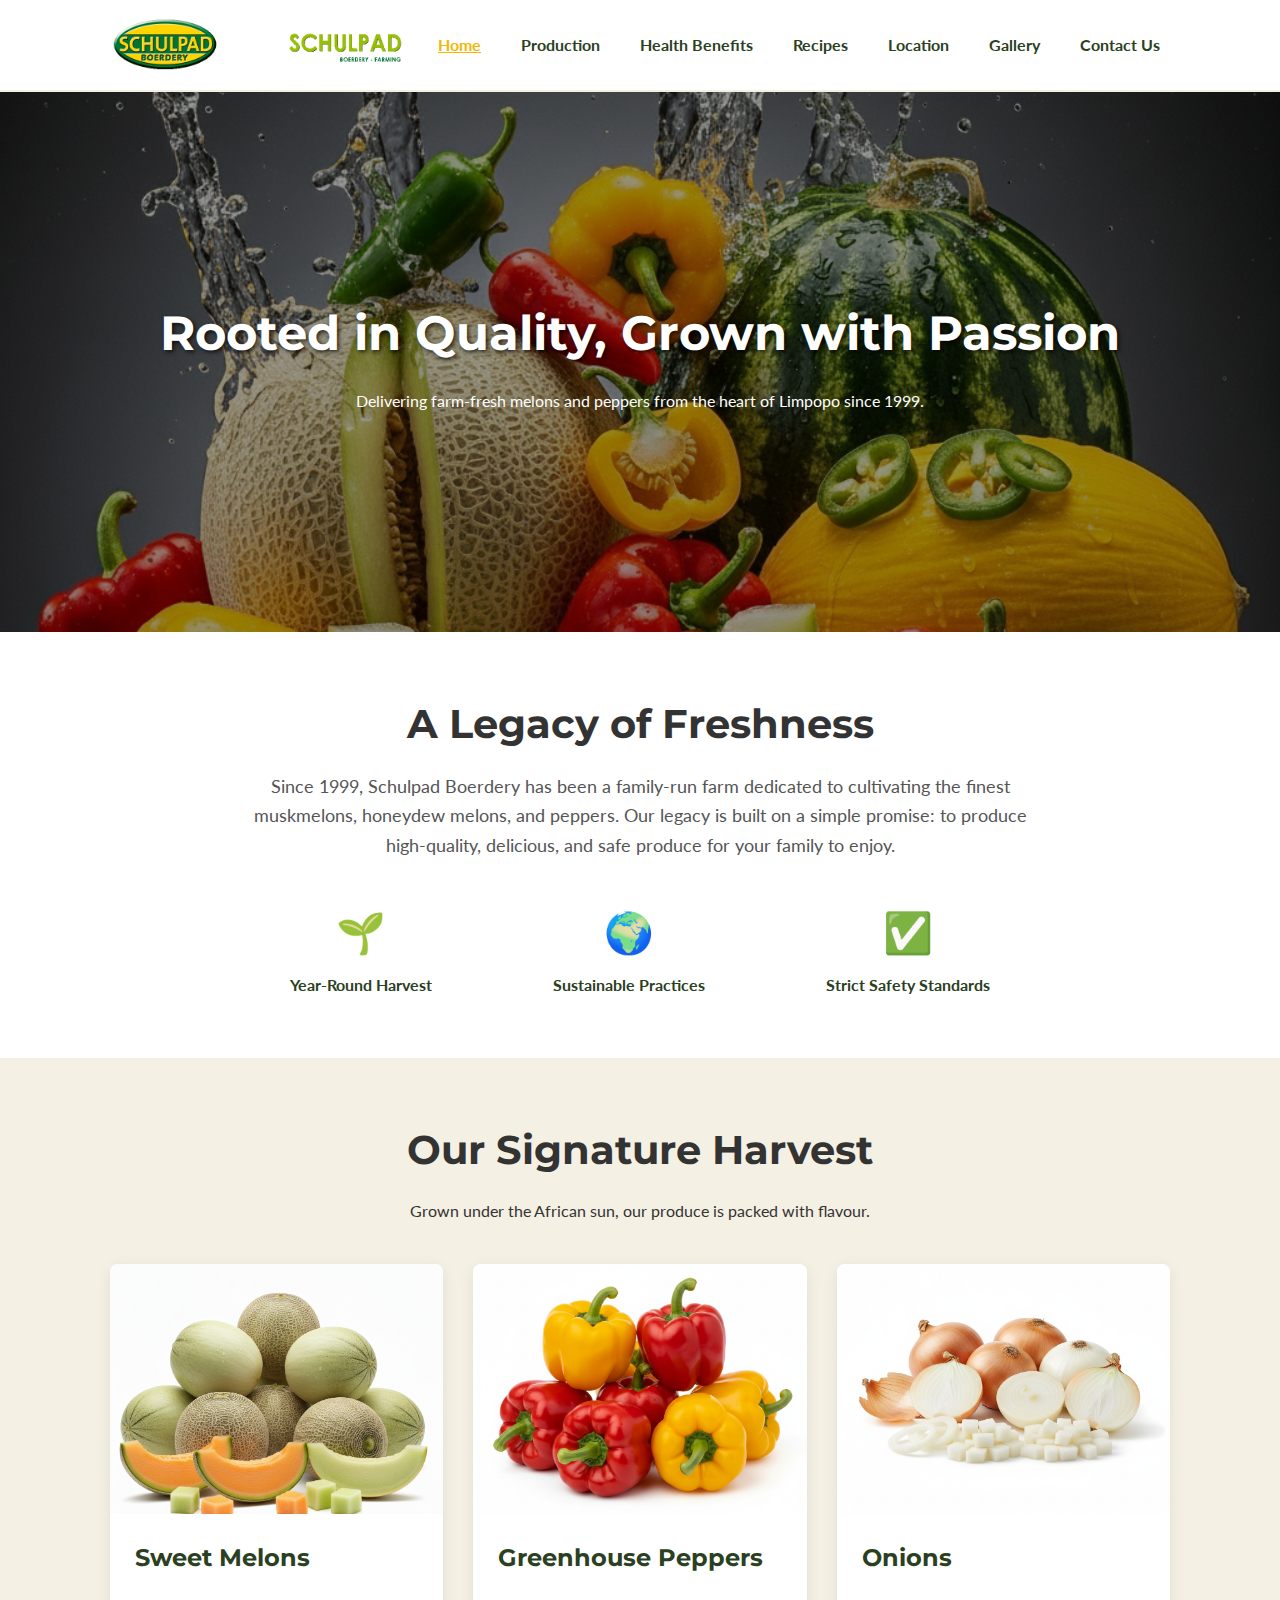
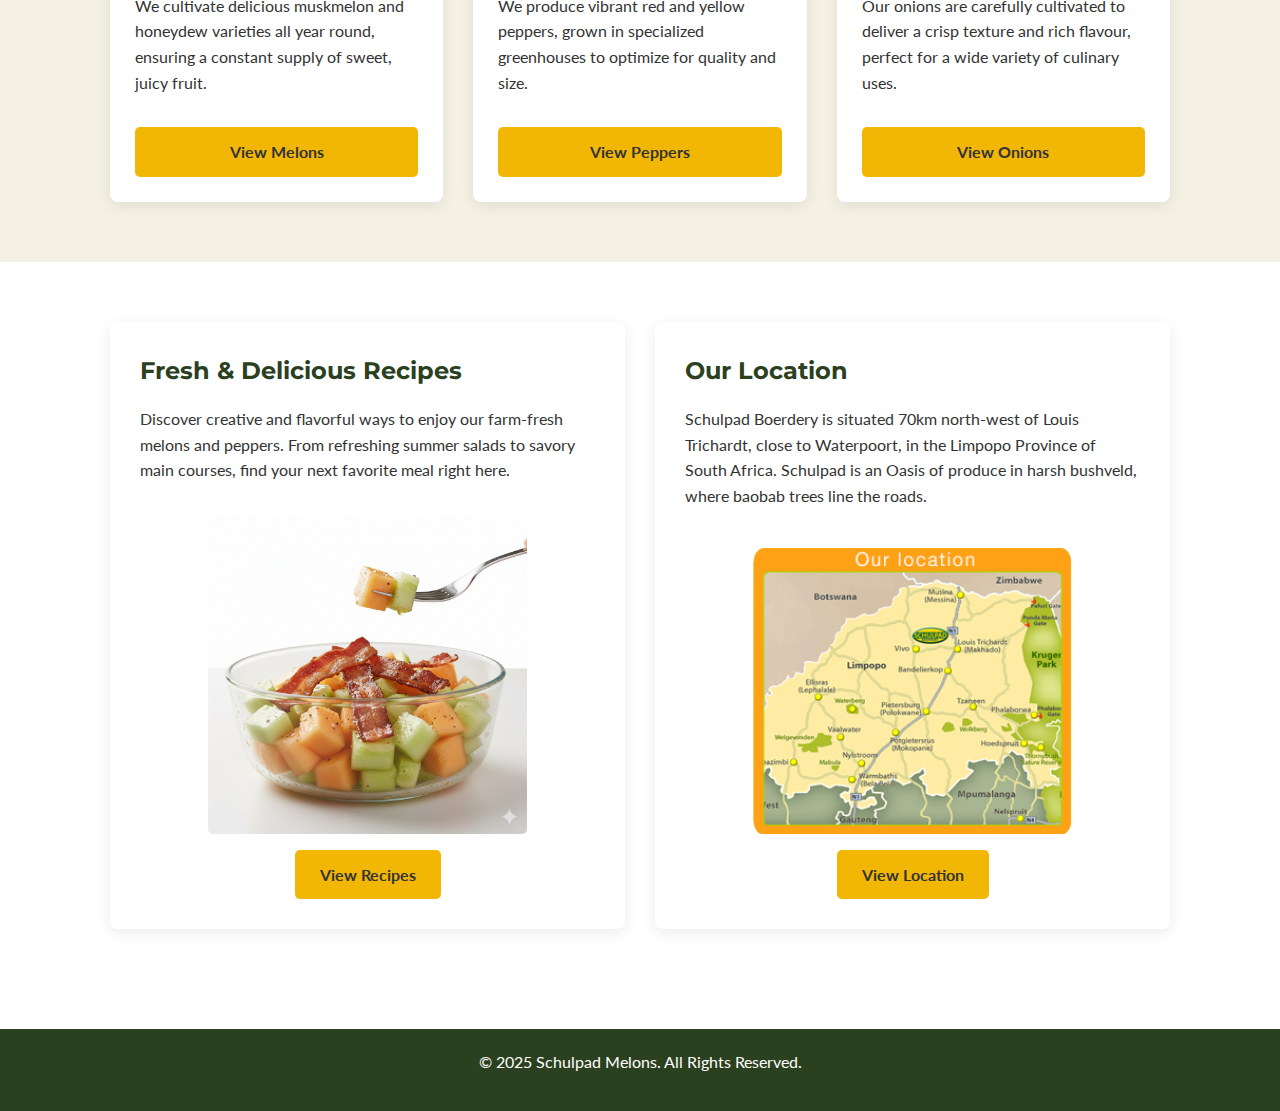
<file: index.html>
<!DOCTYPE html>
<html lang="en">
<head>
    <meta charset="UTF-8">
    <meta name="viewport" content="width=device-width, initial-scale=1.0">
    <title>Schulpad Melons | Fresh Produce Since 1999</title>

    <link rel="preconnect" href="https://fonts.googleapis.com">
    <link rel="preconnect" href="https://fonts.gstatic.com" crossorigin>
    <link href="https://fonts.googleapis.com/css2?family=Lato:wght@400;700&family=Montserrat:wght@700&display=swap" rel="stylesheet">

    <link rel="stylesheet" href="css/styles.css">
    <link rel="icon" href="images/favicon.png" type="image/x-icon">
</head>
<body>

    <header class="navbar">
        <div class="container">
            <a href="index.html" class="logo">
                <img src="images/logo.gif" alt="Schulpad Melons Logo">
            </a>
            <nav>
                <ul>
                    <li><a href="index.html" class="active">Home</a></li>
                    
                    <li class="dropdown">
                        <a href="#">Production</a>
                        
                        <ul class="dropdown-menu">
                            <li><a href="products.html">Products</a></li>
                            <li><a href="calendar.html">Products Calendar</a></li>
                        </ul>
                    </li>

                    <li><a href="health.html">Health Benefits</a></li>
                    <li><a href="recipes.html">Recipes</a></li>
                    <li><a href="location.html">Location</a></li>
                    <li><a href="gallery.html">Gallery</a></li>
                    <li><a href="contact.html">Contact Us</a></li>
                </ul>
            </nav>
        </div>
    </header>

    <main>
        
        <section class="hero" style="background-image: linear-gradient(rgba(0,0,0,0.4), rgba(0,0,0,0.4)), url('images/homeheader.png');">
            <div class="container">
                <h1>Rooted in Quality, Grown with Passion</h1>
                <p>Delivering farm-fresh melons and peppers from the heart of Limpopo since 1999.</p>
            </div>
        </section>

        <section id="about" class="content-section">
            <div class="container about-layout">
                <div class="about-text">
                    <h2>A Legacy of Freshness</h2>
                    <p class="lead-text">Since 1999, Schulpad Boerdery has been a family-run farm dedicated to cultivating the finest muskmelons, honeydew melons, and peppers. Our legacy is built on a simple promise: to produce high-quality, delicious, and safe produce for your family to enjoy.</p>
                    <div class="feature-icons">
                        <div class="icon-item">
                            🌱
                            <span>Year-Round Harvest</span>
                        </div>
                        <div class="icon-item">
                            🌍
                            <span>Sustainable Practices</span>
                        </div>
                        <div class="icon-item">
                            ✅
                            <span>Strict Safety Standards</span>
                        </div>
                    </div>
                </div>
            </div>
        </section>

        <section id="products-intro" class="content-section bg-light">
            <div class="container">
                <div class="content-section-title">
                    <h2>Our Signature Harvest</h2>
                    <p>Grown under the African sun, our produce is packed with flavour.</p>
                </div>
                <div class="product-intro-grid">
                    <div class="product-card-intro">
                        <img src="images/melons.jpg" alt="Freshly harvested melons">
                        <div class="card-content">
                            <h3>Sweet Melons</h3>
                            <p>We cultivate delicious muskmelon and honeydew varieties all year round, ensuring a constant supply of sweet, juicy fruit.</p>
                            <a href="products.html" class="btn">View Melons</a>
                        </div>
                    </div>
                    <div class="product-card-intro">
                        <img src="images/peppers.jpg" alt="Vibrant red and yellow peppers">
                        <div class="card-content">
                            <h3>Greenhouse Peppers</h3>
                            <p>We produce vibrant red and yellow peppers, grown in specialized greenhouses to optimize for quality and size.</p>
                            <a href="products.html" class="btn">View Peppers</a>
                        </div>
                    </div>
                    <div class="product-card-intro">
                        <img src="images/onions.jpg" alt="Freshly harvested onions">
                        <div class="card-content">
                            <h3>Onions</h3>
                            <p>Our onions are carefully cultivated to deliver a crisp texture and rich flavour, perfect for a wide variety of culinary uses.</p>
                            <a href="products.html" class="btn">View Onions</a>
                        </div>
                    </div>
                </div>
            </div>
        </section>

        <section id="info-grid" class="content-section">
            <div class="container">
                <div class="info-grid-layout">
                    <div class="info-card">
                        <h3>Fresh & Delicious Recipes</h3>
                        <p>
                            Discover creative and flavorful ways to enjoy our farm-fresh melons and peppers. From refreshing summer salads to savory main courses, find your next favorite meal right here.
                        </p>
                        <a href="recipes.html" class="recipe-link">
                            <img src="images/fruitybaconsalad.jpg" alt="A dish made with fresh produce">
                        </a>
                        <a href="recipes.html" class="btn">View Recipes</a>
                    </div>

                    <div class="info-card">
                        <h3>Our Location</h3>
                        <p>
                            Schulpad Boerdery is situated 70km north-west of Louis Trichardt, close to Waterpoort, in the Limpopo Province of South Africa. Schulpad is an Oasis of produce in harsh bushveld, where baobab trees line the roads.
                        </p>
                        <a href="location.html" class="map-link">
                            <img src="images/map.png" alt="Map showing the location of Schulpad Boerdery">
                        </a>
                        <a href="location.html" class="btn">View Location</a>
                    </div>
                </div>
            </div>
        </section>

    </main>

    <footer>
        <div class="container">
            <p>&copy; 2025 Schulpad Melons. All Rights Reserved.</p>
        </div>
    </footer>

</body>
</html>
</file>
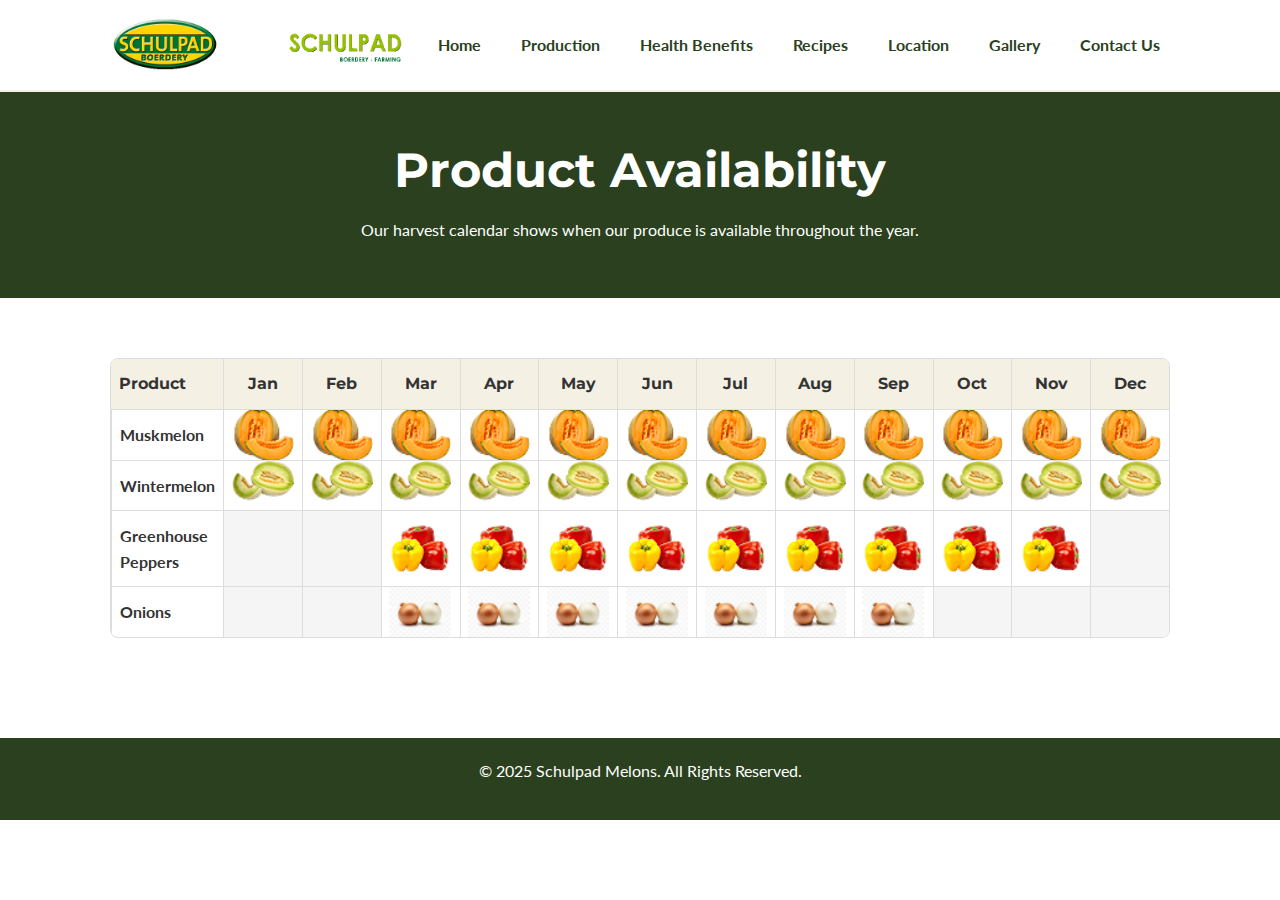
<file: calendar.html>
<!DOCTYPE html>
<html lang="en">
<head>
    <meta charset="UTF-8">
    <meta name="viewport" content="width=device-width, initial-scale=1.0">
    <title>Products Calendar | Schulpad Melons</title>

    <link rel="preconnect" href="https://fonts.googleapis.com">
    <link rel="preconnect" href="https://fonts.gstatic.com" crossorigin>
    <link href="https://fonts.googleapis.com/css2?family=Lato:wght@400;700&family=Montserrat:wght@700&display=swap" rel="stylesheet">

    <link rel="stylesheet" href="css/styles.css">
    <link rel="icon" href="images/favicon.png" type="image/x-icon">
</head>
<body>

    <header class="navbar">
        <div class="container">
            <a href="index.html" class="logo">
                <img src="images/logo.gif" alt="Schulpad Melons Logo">
            </a>
            <nav>
                <ul>
                    <li><a href="index.html">Home</a></li>
                    <li class="dropdown">
                        <a href="#">Production</a> 
                        <ul class="dropdown-menu">
                            <li><a href="products.html">Products</a></li>
                            <li><a href="calendar.html" class="active">Products Calendar</a></li>
                        </ul>
                    </li>
                    </li>
                    <li><a href="health.html">Health Benefits</a></li>
                    <li><a href="recipes.html">Recipes</a></li>
                    <li><a href="location.html">Location</a></li>
                    <li><a href="gallery.html">Gallery</a></li>
                    <li><a href="contact.html">Contact Us</a></li>
                </ul>
            </nav>
        </div>
    </header>

    <main>
        <section class="page-header">
            <div class="container">
                <h1>Product Availability</h1>
                <p>Our harvest calendar shows when our produce is available throughout the year.</p>
            </div>
        </section>

        <section class="content-section">
            <div class="container">
                <div class="calendar-grid">
                    <div class="product-name header">Product</div>
                    <div class="month">Jan</div><div class="month">Feb</div><div class="month">Mar</div><div class="month">Apr</div><div class="month">May</div><div class="month">Jun</div><div class="month">Jul</div><div class="month">Aug</div><div class="month">Sep</div><div class="month">Oct</div><div class="month">Nov</div><div class="month">Dec</div>

                    <div class="product-name">Muskmelon</div>
                    <div class="cell available-melon"></div><div class="cell available-melon"></div><div class="cell available-melon"></div><div class="cell available-melon"></div><div class="cell available-melon"></div><div class="cell available-melon"></div><div class="cell available-melon"></div><div class="cell available-melon"></div><div class="cell available-melon"></div><div class="cell available-melon"></div><div class="cell available-melon"></div><div class="cell available-melon"></div>

                    <div class="product-name">Wintermelon</div>
                    <div class="cell available-wintermelon"></div><div class="cell available-wintermelon"></div><div class="cell available-wintermelon"></div><div class="cell available-wintermelon"></div><div class="cell available-wintermelon"></div><div class="cell available-wintermelon"></div><div class="cell available-wintermelon"></div><div class="cell available-wintermelon"></div><div class="cell available-wintermelon"></div><div class="cell available-wintermelon"></div><div class="cell available-wintermelon"></div><div class="cell available-wintermelon"></div>
                    
                    <div class="product-name">Greenhouse Peppers</div>
                    <div class="cell unavailable"></div><div class="cell unavailable"></div><div class="cell available-pepper"></div><div class="cell available-pepper"></div><div class="cell available-pepper"></div><div class="cell available-pepper"></div><div class="cell available-pepper"></div><div class="cell available-pepper"></div><div class="cell available-pepper"></div><div class="cell available-pepper"></div><div class="cell available-pepper"></div><div class="cell unavailable"></div>

                    <div class="product-name">Onions</div>
                    <div class="cell unavailable"></div><div class="cell unavailable"></div><div class="cell available-onion"></div><div class="cell available-onion"></div><div class="cell available-onion"></div><div class="cell available-onion"></div><div class="cell available-onion"></div><div class="cell available-onion"></div><div class="cell available-onion"></div><div class="cell unavailable"></div><div class="cell unavailable"></div><div class="cell unavailable"></div>
                </div>

            </div>
        </section>

    </main>

    <footer>
        <div class="container">
            <p>&copy; 2025 Schulpad Melons. All Rights Reserved.</p>
        </div>
    </footer>

</body>
</html>
</file>
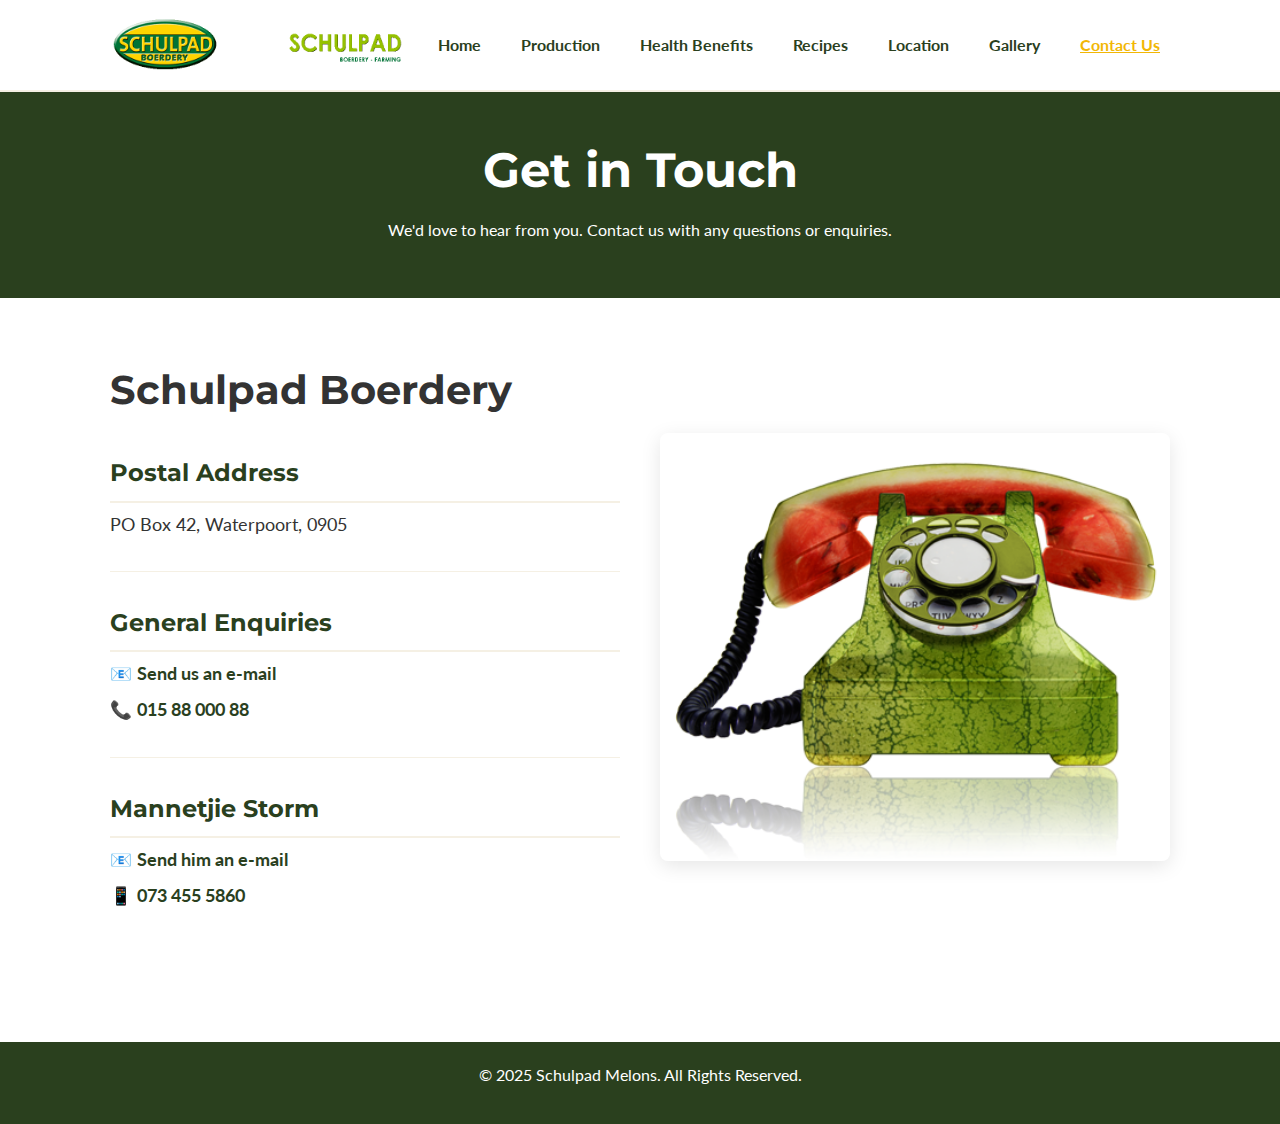
<file: contact.html>
<!DOCTYPE html>
<html lang="en">
<head>
    <meta charset="UTF-8">
    <meta name="viewport" content="width=device-width, initial-scale=1.0">
    <title>Contact Us | Schulpad Melons</title>

    <link rel="preconnect" href="https://fonts.googleapis.com">
    <link rel="preconnect" href="https://fonts.gstatic.com" crossorigin>
    <link href="https://fonts.googleapis.com/css2?family=Lato:wght@400;700&family=Montserrat:wght@700&display=swap" rel="stylesheet">

    <link rel="stylesheet" href="css/styles.css">
    <link rel="icon" href="images/favicon.png" type="image/x-icon">
</head>
<body>

    <header class="navbar">
        <div class="container">
            <a href="index.html" class="logo">
                <img src="images/logo.gif" alt="Schulpad Melons Logo">
            </a>
            <nav>
                <ul>
                    <li><a href="index.html">Home</a></li>
                    <li class="dropdown">
                        <a href="#">Production</a> 
                        <ul class="dropdown-menu">
                            <li><a href="products.html">Products</a></li>
                            <li><a href="calendar.html">Products Calendar</a></li>
                        </ul>
                    </li>
                    <li><a href="health.html">Health Benefits</a></li>
                    <li><a href="recipes.html">Recipes</a></li>
                    <li><a href="location.html">Location</a></li>
                    <li><a href="gallery.html">Gallery</a></li>
                    <li><a href="contact.html" class="active">Contact Us</a></li>
                </ul>
            </nav>
        </div>
    </header>

    <main>
        <section class="page-header">
            <div class="container">
                <h1>Get in Touch</h1>
                <p>We'd love to hear from you. Contact us with any questions or enquiries.</p>
            </div>
        </section>

        <section class="content-section">
            <div class="container product-detail-layout">
                <div class="product-text">
                    <h2>Schulpad Boerdery</h2>
                    
                    <div class="contact-group">
                        <h3>Postal Address</h3>
                        <p>PO Box 42, Waterpoort, 0905</p>
                    </div>

                    <div class="contact-group">
                        <h3>General Enquiries</h3>
                        <p>📧 <a href="mailto:marco@schulpad.com">Send us an e-mail</a></p>
                        <p>📞 <a href="tel:0158800088">015 88 000 88</a></p>
                    </div>

                    <div class="contact-group">
                        <h3>Mannetjie Storm</h3>
                        <p>📧 <a href="mailto:mannetjie@schulpad.com">Send him an e-mail</a></p>
                        <p>📱 <a href="tel:0734555860">073 455 5860</a></p>
                    </div>
                </div>

                <div class="product-image">
                    <img src="images/contact.jpg" alt="A view of the Schulpad farm">
                </div>
            </div>
        </section>

    </main>

    <footer>
        <div class="container">
            <p>© 2025 Schulpad Melons. All Rights Reserved.</p>
        </div>
    </footer>

</body>
</html>
</file>
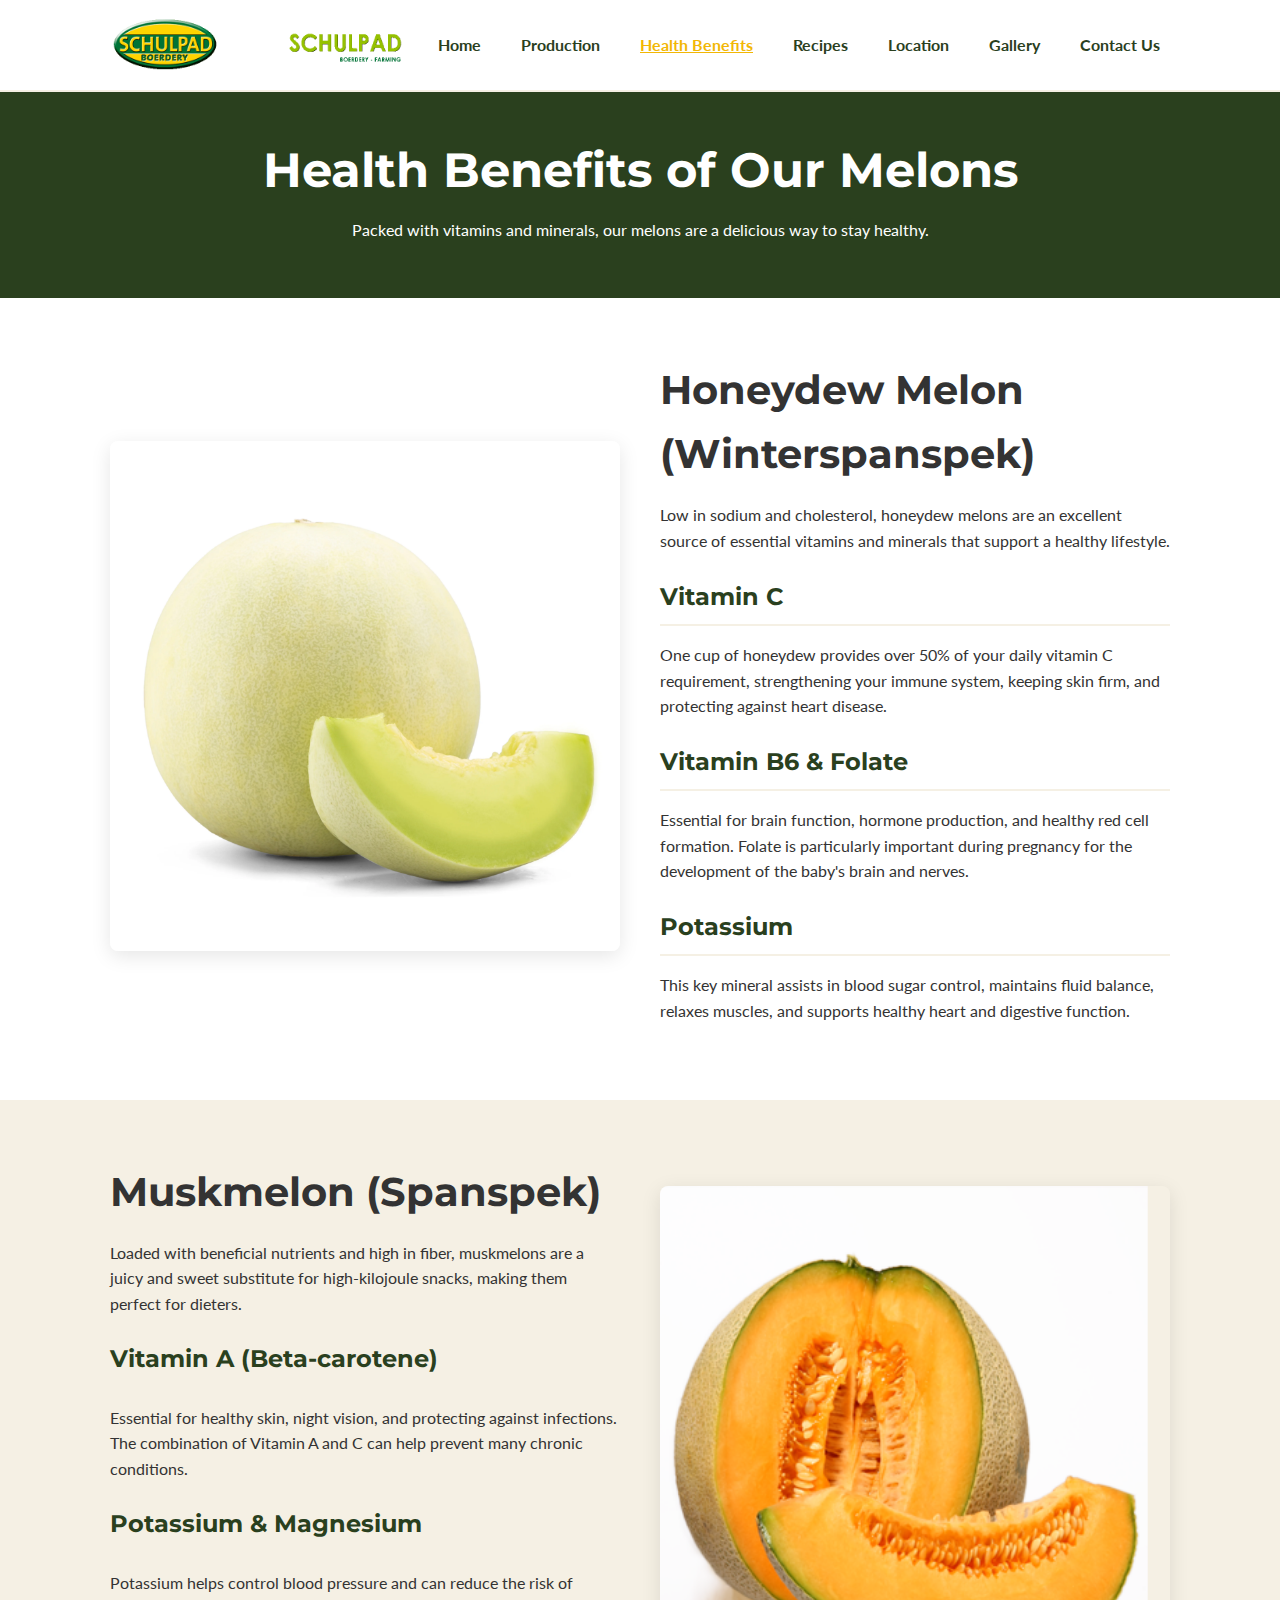
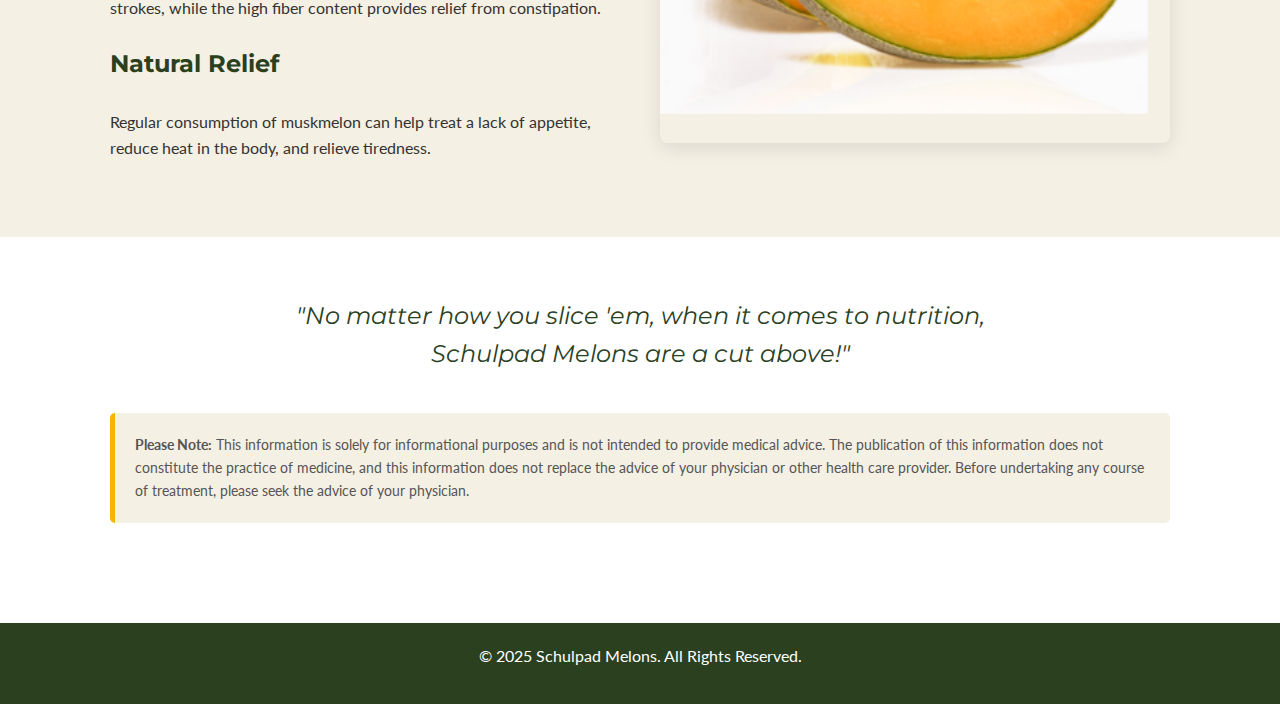
<file: health.html>
<!DOCTYPE html>
<html lang="en">
<head>
    <meta charset="UTF-8">
    <meta name="viewport" content="width=device-width, initial-scale=1.0">
    <title>Health Benefits | Schulpad Melons</title>

    <link rel="preconnect" href="https://fonts.googleapis.com">
    <link rel="preconnect" href="https://fonts.gstatic.com" crossorigin>
    <link href="https://fonts.googleapis.com/css2?family=Lato:wght@400;700&family=Montserrat:wght@700&display=swap" rel="stylesheet">

    <link rel="stylesheet" href="css/styles.css">
    <link rel="icon" href="images/favicon.png" type="image/x-icon">
</head>
<body>

    <header class="navbar">
        <div class="container">
            <a href="index.html" class="logo">
                <img src="images/logo.gif" alt="Schulpad Melons Logo">
            </a>
            <nav>
                <ul>
                    <li><a href="index.html">Home</a></li>
                    <li class="dropdown">
                        <a href="#">Production</a> 
                        <ul class="dropdown-menu">
                            <li><a href="products.html">Products</a></li>
                            <li><a href="calendar.html">Products Calendar</a></li>
                        </ul>
                    </li>
                    <li><a href="health.html" class="active">Health Benefits</a></li>
                    <li><a href="recipes.html">Recipes</a></li>
                    <li><a href="location.html">Location</a></li>
                    <li><a href="gallery.html">Gallery</a></li>
                    <li><a href="contact.html">Contact Us</a></li>
                </ul>
            </nav>
        </div>
    </header>

    <main>
        <section class="page-header">
            <div class="container">
                <h1>Health Benefits of Our Melons</h1>
                <p>Packed with vitamins and minerals, our melons are a delicious way to stay healthy.</p>
            </div>
        </section>

        <section id="honeydew" class="content-section">
            <div class="container product-detail-layout">
                <div class="product-image">
                    <img src="images/honeydew-health.jpg" alt="Slices of fresh honeydew melon">
                </div>
                <div class="product-text">
                    <h2>Honeydew Melon (Winterspanspek)</h2>
                    <p>Low in sodium and cholesterol, honeydew melons are an excellent source of essential vitamins and minerals that support a healthy lifestyle.</p>
                    <h3>Vitamin C</h3>
                    <p>One cup of honeydew provides over 50% of your daily vitamin C requirement, strengthening your immune system, keeping skin firm, and protecting against heart disease.</p>
                    <h3>Vitamin B6 & Folate</h3>
                    <p>Essential for brain function, hormone production, and healthy red cell formation. Folate is particularly important during pregnancy for the development of the baby's brain and nerves.</p>
                    <h3>Potassium</h3>
                    <p>This key mineral assists in blood sugar control, maintains fluid balance, relaxes muscles, and supports healthy heart and digestive function.</p>
                </div>
            </div>
        </section>

        <section id="muskmelon" class="content-section bg-light">
            <div class="container product-detail-layout reverse-layout">
                <div class="product-image">
                     <img src="images/muskmelon-health.jpg" alt="A ripe muskmelon cut open">
                </div>
                <div class="product-text">
                    <h2>Muskmelon (Spanspek)</h2>
                    <p>Loaded with beneficial nutrients and high in fiber, muskmelons are a juicy and sweet substitute for high-kilojoule snacks, making them perfect for dieters.</p>
                    <h3>Vitamin A (Beta-carotene)</h3>
                    <p>Essential for healthy skin, night vision, and protecting against infections. The combination of Vitamin A and C can help prevent many chronic conditions.</p>
                    <h3>Potassium & Magnesium</h3>
                    <p>Potassium helps control blood pressure and can reduce the risk of strokes, while the high fiber content provides relief from constipation.</p>
                    <h3>Natural Relief</h3>
                    <p>Regular consumption of muskmelon can help treat a lack of appetite, reduce heat in the body, and relieve tiredness.</p>
                </div>
            </div>
        </section>

        <section class="content-section">
            <div class="container">
                <div class="tagline">
                    "No matter how you slice 'em, when it comes to nutrition, Schulpad Melons are a cut above!"
                </div>
                <div class="disclaimer-box">
                    <p><strong>Please Note:</strong> This information is solely for informational purposes and is not intended to provide medical advice. The publication of this information does not constitute the practice of medicine, and this information does not replace the advice of your physician or other health care provider. Before undertaking any course of treatment, please seek the advice of your physician.</p>
                </div>
            </div>
        </section>

    </main>

    <footer>
        <div class="container">
            <p>&copy; 2025 Schulpad Melons. All Rights Reserved.</p>
        </div>
    </footer>

</body>
</html>
</file>
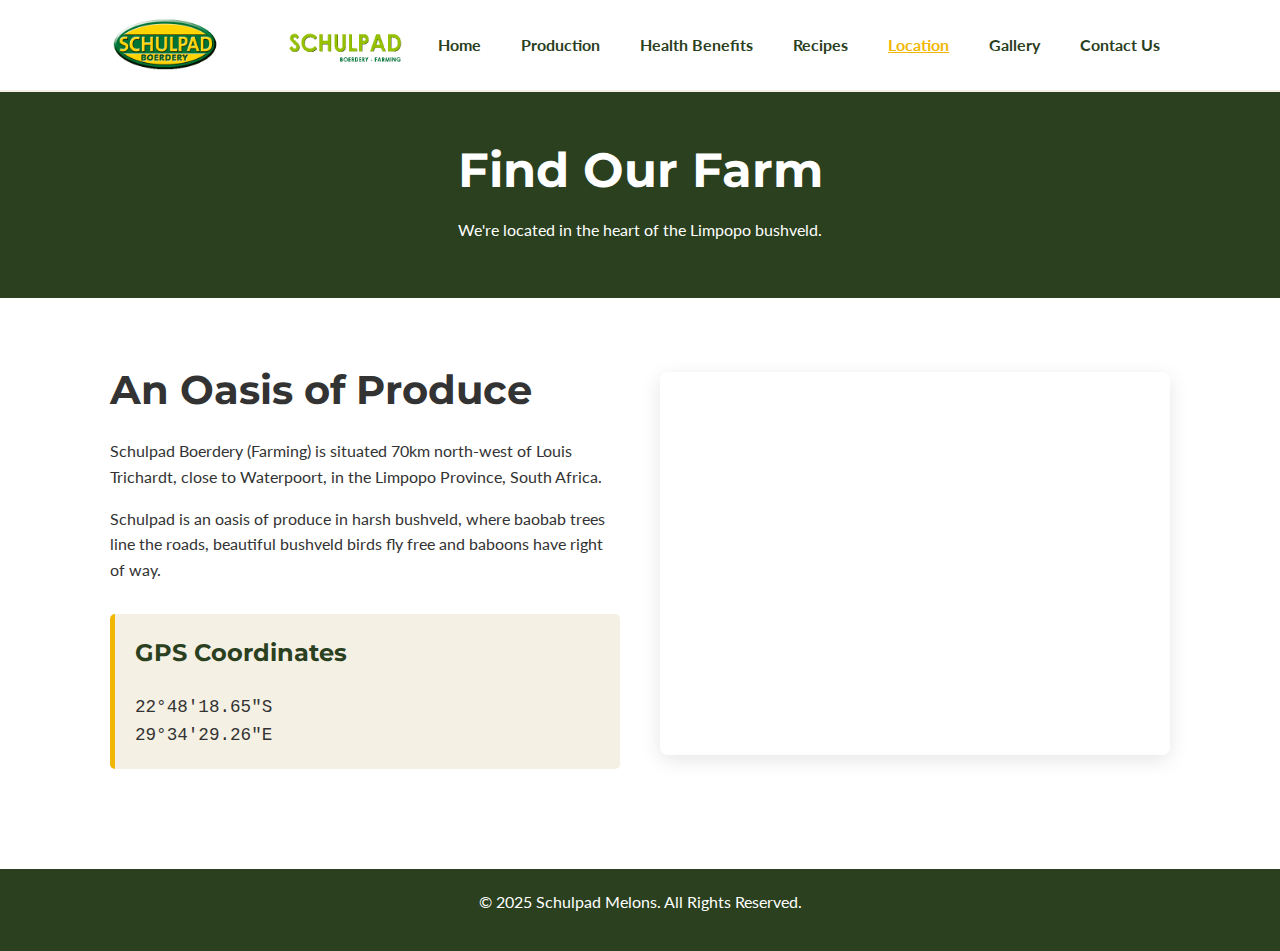
<file: location.html>
<!DOCTYPE html>
<html lang="en">
<head>
    <meta charset="UTF-8">
    <meta name="viewport" content="width=device-width, initial-scale=1.0">
    <title>Our Location | Schulpad Melons</title>

    <link rel="preconnect" href="https://fonts.googleapis.com">
    <link rel="preconnect" href="https://fonts.gstatic.com" crossorigin>
    <link href="https://fonts.googleapis.com/css2?family=Lato:wght@400;700&family=Montserrat:wght@700&display=swap" rel="stylesheet">

    <link rel="stylesheet" href="css/styles.css">
</head>
<body>

    <header class="navbar">
        <div class="container">
            <a href="index.html" class="logo">
                <img src="images/logo.gif" alt="Schulpad Melons Logo">
            </a>
            <nav>
                <ul>
                    <li><a href="index.html">Home</a></li>
                    <li class="dropdown">
                        <a href="#">Production</a> 
                        <ul class="dropdown-menu">
                            <li><a href="products.html">Products</a></li>
                            <li><a href="calendar.html">Products Calendar</a></li>
                        </ul>
                    </li>
                    <li><a href="health.html">Health Benefits</a></li>
                    <li><a href="recipes.html">Recipes</a></li>
                    <li><a href="location.html" class="active">Location</a></li>
                    <li><a href="gallery.html">Gallery</a></li>
                    <li><a href="contact.html">Contact Us</a></li>
                </ul>
            </nav>
        </div>
    </header>

    <main>
        <section class="page-header">
            <div class="container">
                <h1>Find Our Farm</h1>
                <p>We're located in the heart of the Limpopo bushveld.</p>
            </div>
        </section>

        <section class="content-section">
            <div class="container product-detail-layout">
                <div class="product-text">
                    <h2>An Oasis of Produce</h2>
                    <p>
                        Schulpad Boerdery (Farming) is situated 70km north-west of Louis Trichardt, close to Waterpoort, in the Limpopo Province, South Africa.
                    </p>
                    <p>
                        Schulpad is an oasis of produce in harsh bushveld, where baobab trees line the roads, beautiful bushveld birds fly free and baboons have right of way.
                    </p>
                    <div class="gps-box">
                        <h3>GPS Coordinates</h3>
                        <p>22°48'18.65"S</p>
                        <p>29°34'29.26"E</p>
                    </div>
                </div>

                <div class="map-container">
                    <iframe src="https://www.google.com/maps/embed?pb=!1m17!1m12!1m3!1d3677.9268124505993!2d29.572214111039735!3d-22.805175634161603!2m3!1f0!2f0!3f0!3m2!1i1024!2i768!4f13.1!3m2!1m1!2zMjLCsDQ4JzE4LjciUyAyOcKwMzQnMjkuMyJF!5e0!3m2!1sen!2sza!4v1757503356562!5m2!1sen!2sza" width="600" height="450" style="border:0;" allowfullscreen="" loading="lazy" referrerpolicy="no-referrer-when-downgrade"></iframe>
                </div>
            </div>
        </section>

    </main>

    <footer>
        <div class="container">
            <p>&copy; 2025 Schulpad Melons. All Rights Reserved.</p>
        </div>
    </footer>

</body>
</html>
</file>
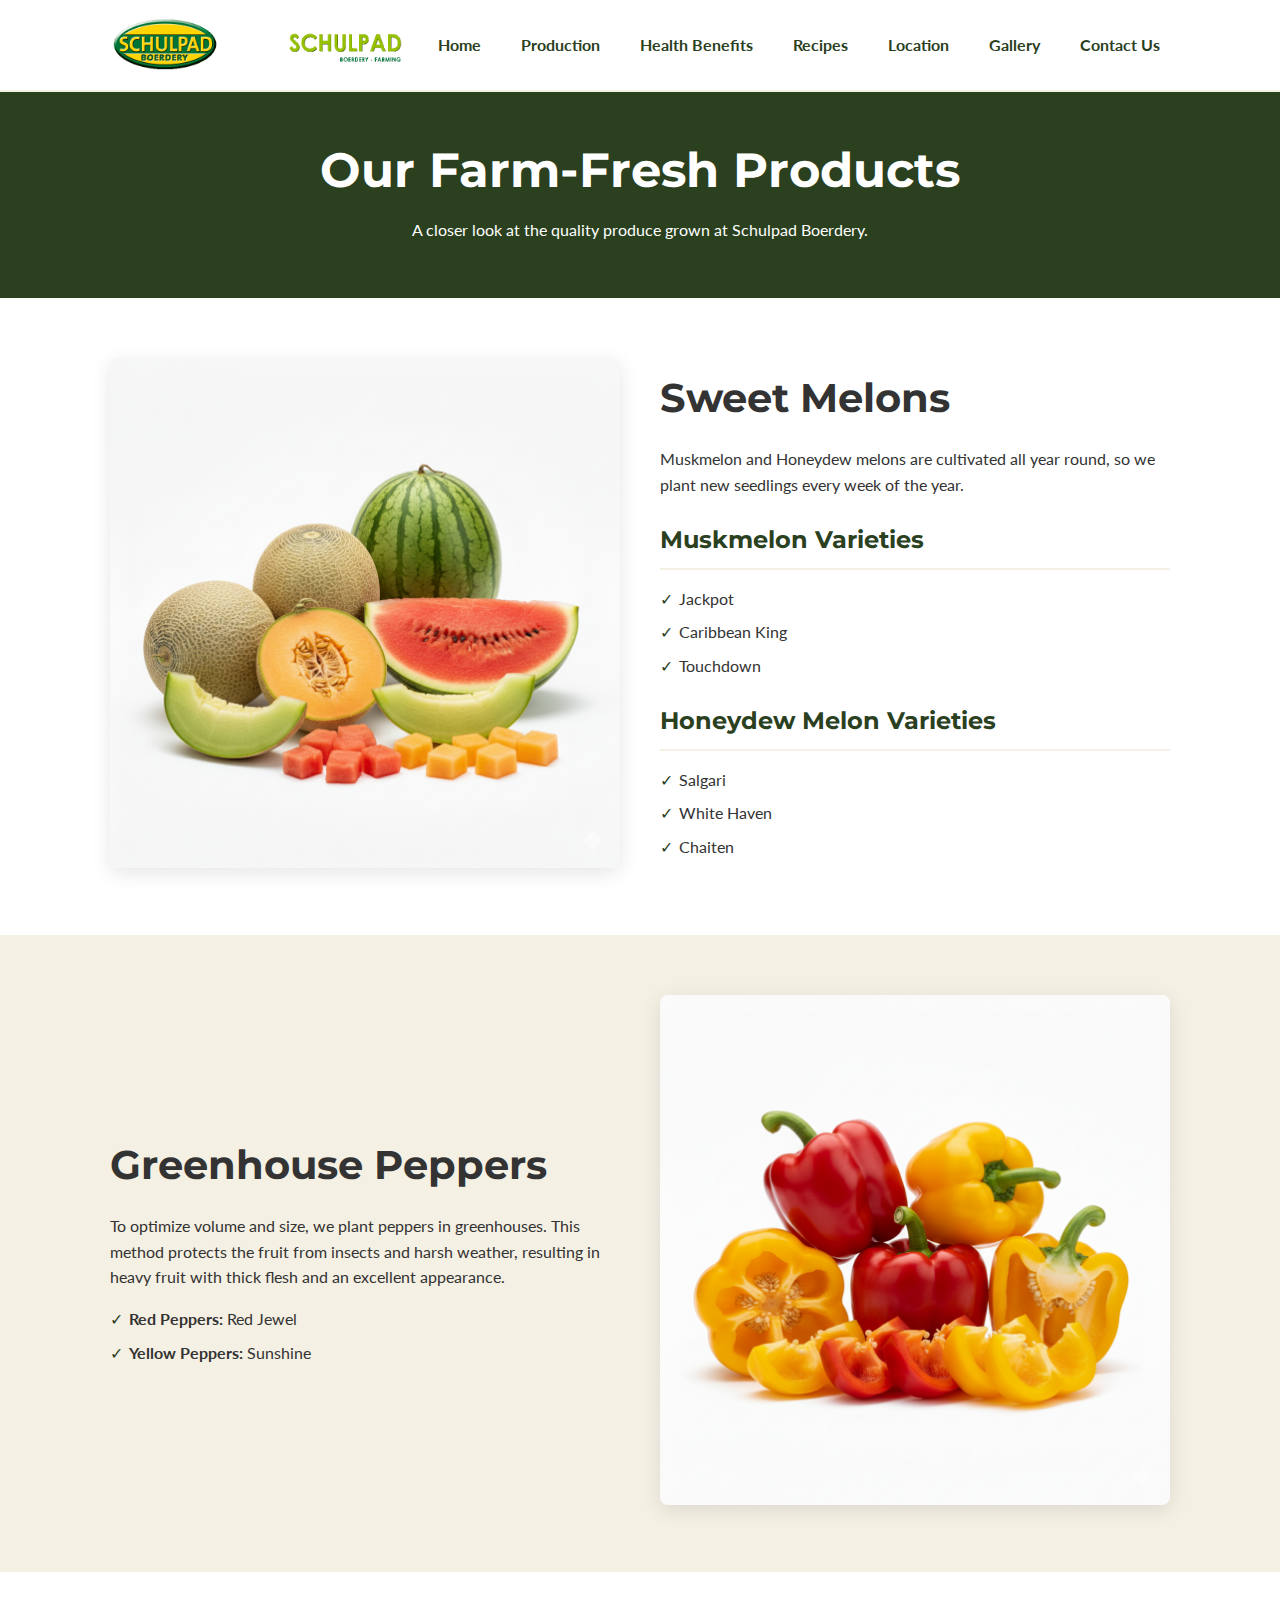
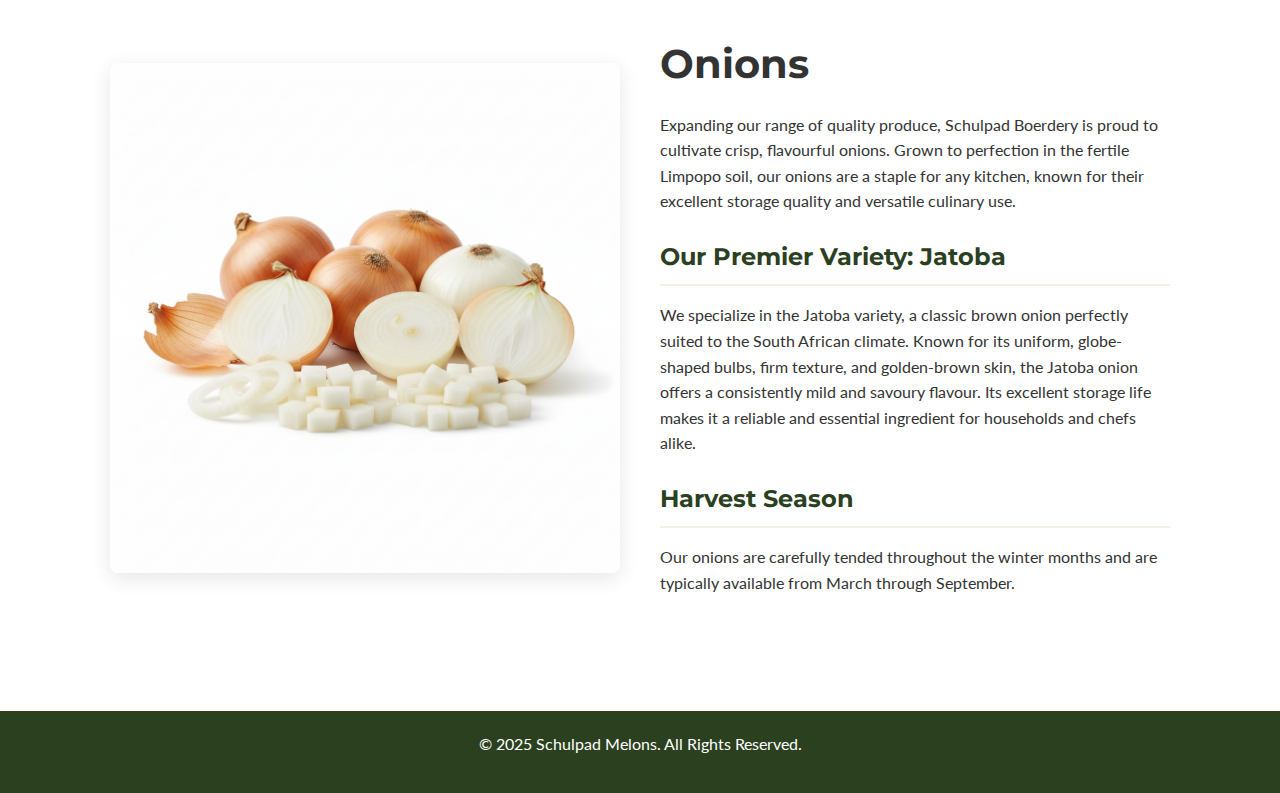
<file: products.html>
<!DOCTYPE html>
<html lang="en">
<head>
    <meta charset="UTF-8">
    <meta name="viewport" content="width=device-width, initial-scale=1.0">
    <title>Our Products | Schulpad Melons</title>

    <link rel="preconnect" href="https://fonts.googleapis.com">
    <link rel="preconnect" href="https://fonts.gstatic.com" crossorigin>
    <link href="https://fonts.googleapis.com/css2?family=Lato:wght@400;700&family=Montserrat:wght@700&display=swap" rel="stylesheet">

    <link rel="stylesheet" href="css/styles.css">
    <link rel="icon" href="images/favicon.png" type="image/x-icon">
</head>
<body>

    <header class="navbar">
        <div class="container">
            <a href="index.html" class="logo">
                <img src="images/logo.gif" alt="Schulpad Melons Logo">
            </a>
            <nav>
                <ul>
                    <li><a href="index.html">Home</a></li>
                    <li class="dropdown">
                        <a href="#">Production</a> 
                        <ul class="dropdown-menu">
                            <li><a href="products.html" class="active">Products</a></li>
                            <li><a href="calendar.html">Products Calendar</a></li>
                        </ul>
                    </li>
                    </li>
                    </li>
                    <li><a href="health.html">Health Benefits</a></li>
                    <li><a href="recipes.html">Recipes</a></li>
                    <li><a href="location.html">Location</a></li>
                    <li><a href="gallery.html">Gallery</a></li>
                    <li><a href="contact.html">Contact Us</a></li>
                </ul>
            </nav>
        </div>
    </header>

    <main>
        <section class="page-header">
            <div class="container">
                <h1>Our Farm-Fresh Products</h1>
                <p>A closer look at the quality produce grown at Schulpad Boerdery.</p>
            </div>
        </section>

        <section id="melons" class="content-section">
            <div class="container product-detail-layout">
                <div class="product-image">
                    <img src="images/melons-detail.jpg" alt="A harvest of fresh melons">
                </div>
                <div class="product-text">
                    <h2>Sweet Melons</h2>
                    <p>Muskmelon and Honeydew melons are cultivated all year round, so we plant new seedlings every week of the year.</p>
                    <h3>Muskmelon Varieties</h3>
                    <ul>
                        <li>Jackpot</li>
                        <li>Caribbean King</li>
                        <li>Touchdown</li>
                    </ul>
                    <h3>Honeydew Melon Varieties</h3>
                    <ul>
                        <li>Salgari</li>
                        <li>White Haven</li>
                        <li>Chaiten</li>
                    </ul>
                </div>
            </div>
        </section>

        <section id="peppers" class="content-section bg-light">
            <div class="container product-detail-layout reverse-layout">
                <div class="product-image">
                    <img src="images/peppers-detail.jpg" alt="Vibrant red and yellow bell peppers">
                </div>
                <div class="product-text">
                    <h2>Greenhouse Peppers</h2>
                    <p>To optimize volume and size, we plant peppers in greenhouses. This method protects the fruit from insects and harsh weather, resulting in heavy fruit with thick flesh and an excellent appearance.</p>
                    <ul>
                        <li><strong>Red Peppers:</strong> Red Jewel</li>
                        <li><strong>Yellow Peppers:</strong> Sunshine</li>
                    </ul>
                </div>
            </div>
        </section>

        <section id="onions" class="content-section">
            <div class="container product-detail-layout">
                <div class="product-image">
                    <img src="images/onions-detail.jpg" alt="A harvest of fresh onions">
                </div>
                <div class="product-text">
                    <h2>Onions</h2>
                    <p>
                        Expanding our range of quality produce, Schulpad Boerdery is proud to cultivate crisp, flavourful onions. Grown to perfection in the fertile Limpopo soil, our onions are a staple for any kitchen, known for their excellent storage quality and versatile culinary use.
                    </p>
                    <h3>Our Premier Variety: Jatoba</h3>
                    <p>
                        We specialize in the Jatoba variety, a classic brown onion perfectly suited to the South African climate. Known for its uniform, globe-shaped bulbs, firm texture, and golden-brown skin, the Jatoba onion offers a consistently mild and savoury flavour. Its excellent storage life makes it a reliable and essential ingredient for households and chefs alike.
                    </p>
                    <h3>Harvest Season</h3>
                    <p>
                        Our onions are carefully tended throughout the winter months and are typically available from March through September.
                    </p>
                </div>
            </div>
        </section>
        
    </main>

    <footer>
        <div class="container">
            <p>&copy; 2025 Schulpad Melons. All Rights Reserved.</p>
        </div>
    </footer>

</body>
</html>
</file>
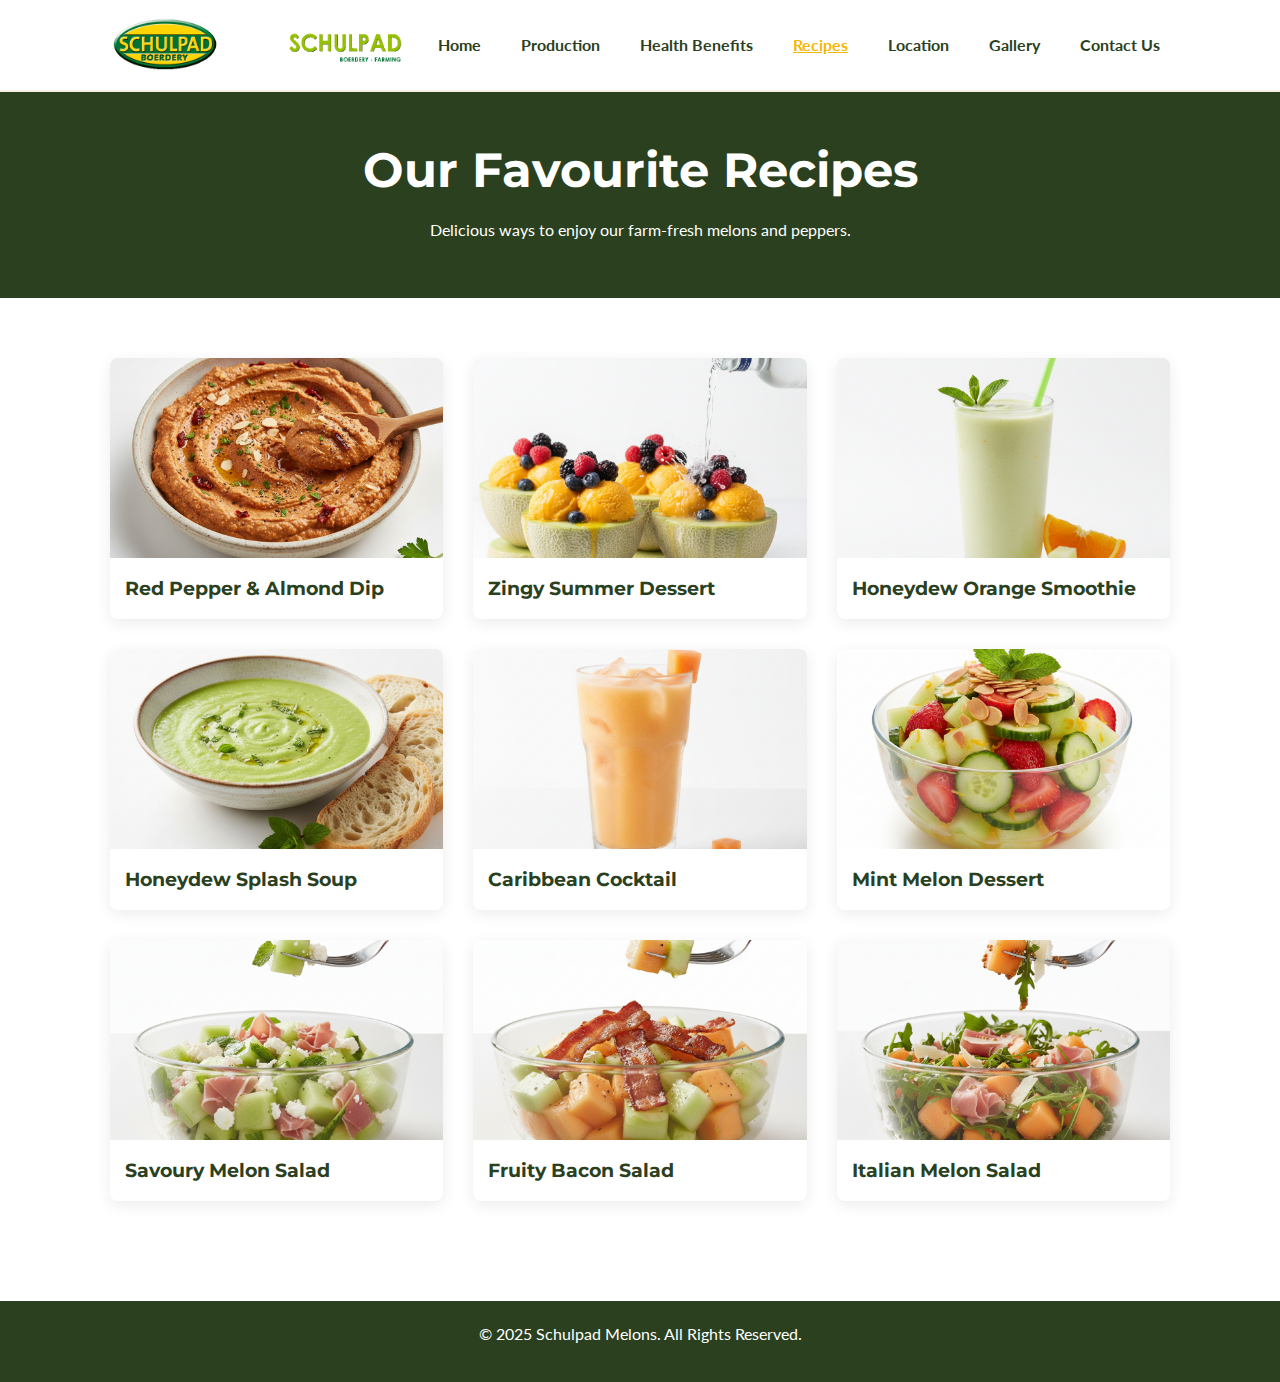
<file: recipes.html>
<!DOCTYPE html>
<html lang="en">
<head>
    <meta charset="UTF-8">
    <meta name="viewport" content="width=device-width, initial-scale=1.0">
    <title>Recipes | Schulpad Melons</title>

    <link rel="preconnect" href="https://fonts.googleapis.com">
    <link rel="preconnect" href="https://fonts.gstatic.com" crossorigin>
    <link href="https://fonts.googleapis.com/css2?family=Lato:wght@400;700&family=Montserrat:wght@700&display=swap" rel="stylesheet">

    <link rel="stylesheet" href="css/styles.css">
    <link rel="icon" href="images/favicon.png" type="image/x-icon">
</head>
<body>

    <header class="navbar">
        <div class="container">
            <a href="index.html" class="logo">
                <img src="images/logo.gif" alt="Schulpad Melons Logo">
            </a>
            <nav>
                <ul>
                    <li><a href="index.html">Home</a></li>
                    <li class="dropdown">
                        <a href="#">Production</a> 
                        <ul class="dropdown-menu">
                            <li><a href="products.html">Products</a></li>
                            <li><a href="calendar.html">Products Calendar</a></li>
                        </ul>
                    </li>
                    <li><a href="health.html">Health Benefits</a></li>
                    <li><a href="recipes.html" class="active">Recipes</a></li>
                    <li><a href="location.html">Location</a></li>
                    <li><a href="gallery.html">Gallery</a></li>
                    <li><a href="contact.html">Contact Us</a></li>
                </ul>
            </nav>
        </div>
    </header>

    <main>
        <section class="page-header">
            <div class="container">
                <h1>Our Favourite Recipes</h1>
                <p>Delicious ways to enjoy our farm-fresh melons and peppers.</p>
            </div>
        </section>

        <section class="content-section">
            <div class="container">
                <div class="recipe-grid">
                    <div class="recipe-card" data-modal-target="#recipe-dip">
                        <img src="images/redpepperandalmonddip.jpg" alt="Red pepper and almond dip">
                        <div class="card-content"><h3>Red Pepper & Almond Dip</h3></div>
                    </div>
                    <div class="recipe-card" data-modal-target="#recipe-zingy">
                        <img src="images/zingysummerdessert.jpg" alt="Zingy summer dessert">
                        <div class="card-content"><h3>Zingy Summer Dessert</h3></div>
                    </div>
                    <div class="recipe-card" data-modal-target="#recipe-smoothie">
                        <img src="images/honeydeworangesmoothie.jpg" alt="Honeydew orange smoothie">
                        <div class="card-content"><h3>Honeydew Orange Smoothie</h3></div>
                    </div>
                    <div class="recipe-card" data-modal-target="#recipe-soup">
                        <img src="images/honeydewsplashsoup.jpg" alt="Honeydew splash soup">
                        <div class="card-content"><h3>Honeydew Splash Soup</h3></div>
                    </div>
                    <div class="recipe-card" data-modal-target="#recipe-cocktail">
                        <img src="images/caribbeancocktail.jpg" alt="Caribbean cocktail">
                        <div class="card-content"><h3>Caribbean Cocktail</h3></div>
                    </div>
                    <div class="recipe-card" data-modal-target="#recipe-mint">
                        <img src="images/mintmelondessert.jpg" alt="Mint melon dessert">
                        <div class="card-content"><h3>Mint Melon Dessert</h3></div>
                    </div>
                    <div class="recipe-card" data-modal-target="#recipe-savoury">
                        <img src="images/savorymelonsalad.jpg" alt="Savoury melon salad">
                        <div class="card-content"><h3>Savoury Melon Salad</h3></div>
                    </div>
                    <div class="recipe-card" data-modal-target="#recipe-bacon">
                        <img src="images/fruitybaconsalad.jpg" alt="Fruity bacon salad">
                        <div class="card-content"><h3>Fruity Bacon Salad</h3></div>
                    </div>
                    <div class="recipe-card" data-modal-target="#recipe-italian">
                        <img src="images/italianmelonsalad.jpg" alt="Italian melon salad">
                        <div class="card-content"><h3>Italian Melon Salad</h3></div>
                    </div>
                </div>
            </div>
        </section>
    </main>

    <footer>
        <div class="container">
            <p>&copy; 2025 Schulpad Melons. All Rights Reserved.</p>
        </div>
    </footer>

    <div id="modal-overlay"></div>

    <div id="recipe-dip" class="modal">
        <div class="modal-header"><h2 >Red Pepper and Almond Dip</h2><span class="close-btn">&times;</span></div>
        <div class="modal-body">
            <img src="images/redpepperandalmonddip.jpg" alt="Red pepper and almond dip">
            <h3>Ingredients</h3>
            <ul><li>1 Large red pepper</li><li>2 cloves garlic, (unpeeled)</li><li>125g flaked almonds</li><li>4 tablespoons red wine vinegar</li><li>170ml olive oil</li><li>2 tablespoons finely chopped parsley</li><li>Salt and coarsely ground black pepper</li></ul>
            <h3>Method</h3>
            <p>Preheat the oven to 180°C. Cut the pepper in quarters and rub with olive oil, as well as the garlic cloves. Place skin side up on a baking sheet in the oven and bake until blackened. Cool and remove the skins from the peppers and garlic. Place the almonds on a baking tray and spread evenly. Toast until lightly golden. Set aside to cool for 5 minutes.</p><p>Place the peppers, garlic and almond flakes in a food processor. Process until smooth. Add the red wine vinegar and mix in processor on a lower speed. Add the salt and coarsely ground black pepper and mix. Gradually add the olive oil and mix thoroughly. Add 3 tablespoons of water and mix again. The mixture should have the consistency of thick yoghurt. Add the chopped parsley and mix briefly.</p>
        </div>
    </div>

    <div id="recipe-zingy" class="modal">
        <div class="modal-header"><h2 >Zingy Summer Dessert</h2><span class="close-btn">&times;</span></div>
        <div class="modal-body">
            <img src="images/zingysummerdessert.jpg" alt="Zingy summer dessert">
            <h3>Ingredients</h3>
            <ul><li>2 small ripe honeydew melons</li><li>8 scoops sorbet, such as mango or passion fruit</li><li>2 cups mixed berries</li><li>200ml good quality vodka, left in freezer until very cold</li></ul>
            <h3>Method</h3>
            <p>Cut each melon in half and remove the seeds. Trim off the outer peels of each half so they can stand easily in a plate or bowl. Add 2 scoops of sorbet to each half and pour the icy cold vodka over the sorbet. Top each melon half with 1/2 cup berries. Serve immediately.</p>
        </div>
    </div>

    <div id="recipe-smoothie" class="modal">
        <div class="modal-header"><h2 >Honeydew Orange Smoothie</h2><span class="close-btn">&times;</span></div>
        <div class="modal-body">
            <img src="images/honeydeworangesmoothie.jpg" alt="Honeydew orange smoothie">
            <h3>Ingredients</h3>
            <ul><li>2 cups diced honeydew melon</li><li>¼ cup orange juice</li><li>1 Tub (175ml) vanilla yogurt</li></ul>
            <h3>Method</h3>
            <p>Combine all the ingredients in a blender and blend well until smooth.</p>
        </div>
    </div>

    <div id="recipe-soup" class="modal">
        <div class="modal-header"><h2 >Honeydew Splash Soup</h2><span class="close-btn">&times;</span></div>
        <div class="modal-body">
            <img src="images/honeydewsplashsoup.jpg" alt="Honeydew splash soup">
            <h3>Ingredients</h3>
            <ul><li>1 cup honeydew melon, diced</li><li>1 ½ Large cucumber, chopped</li><li>2 cups Bulgarian yoghurt</li><li>½ cup fresh mint leaves</li><li>2 cups vegetable or chicken stock</li></ul>
            <h3>Method</h3>
            <p>Blend all the ingredients together, season to taste. Chill and serve with fresh, crusty bread.</p>
        </div>
    </div>

    <div id="recipe-cocktail" class="modal">
        <div class="modal-header"><h2 >Caribbean Cocktail</h2><span class="close-btn">&times;</span></div>
        <div class="modal-body">
            <img src="images/caribbeancocktail.jpg" alt="Caribbean cocktail">
            <h3>Ingredients</h3>
            <ul><li>35ml dark rum</li><li>15ml lime juice</li><li>15ml orange juice</li><li>½ cup muskmelon, diced</li><li>25ml sugar</li><li>⅓ cup of crushed ice</li></ul>
            <h3>Method</h3>
            <p>Combine all the ingredients in a blender and blend well until smooth. Pour into tall glasses filled with ice cubs and garnish with a piece of muskmelon.</p>
        </div>
    </div>

    <div id="recipe-mint" class="modal">
        <div class="modal-header"><h2 >Mint Melon Dessert</h2><span class="close-btn">&times;</span></div>
        <div class="modal-body">
            <img src="images/mintmelondessert.jpg" alt="Mint melon dessert">
            <h3>Ingredients</h3>
            <ul><li>1 large honeydew melon, diced</li><li>6-8 strawberries, halved</li><li>8 slices of cucumber, halved</li><li>3 tablespoons orange juice</li><li>1 teaspoon honey</li><li>1 tablespoon grated orange rind</li><li>¼ cup chopped/sliced almonds - toasted</li></ul>
            <h3>Method</h3>
            <p>Combine in a bowl the melon, strawberries, cucumber slices, chopped mint and grated orange rind. Mix together the orange juice and honey and pour over the melon mixture. Chill before serving. Garnish with fresh mint leaves and toasted almonds.</p>
        </div>
    </div>

    <div id="recipe-savoury" class="modal">
        <div class="modal-header"><h2 >Savoury Melon Salad</h2><span class="close-btn">&times;</span></div>
        <div class="modal-body">
            <img src="images/savorymelonsalad.jpg" alt="Savoury melon salad">
            <h3>Ingredients</h3>
            <ul><li>1 Honeydew melon, diced</li><li>⅔ cup feta cheese, crumbled</li><li>⅔ cup Parma ham, diced</li><li>Fresh mint / basil leaves, roughly chopped</li><li>Olive oil</li></ul>
            <h3>Method</h3>
            <p>Combine the melon, feta cheese and ham. Season with mint / basil leaves and add the desired quantity of olive oil. Serve chilled.</p>
        </div>
    </div>

    <div id="recipe-bacon" class="modal">
        <div class="modal-header"><h2 >Fruity Bacon Salad</h2><span class="close-btn">&times;</span></div>
        <div class="modal-body">
            <img src="images/fruitybaconsalad.jpg" alt="Fruity bacon salad">
            <h3>Ingredients</h3>
            <ul><li>1 packet (250 gr) rindless bacon strips</li><li>1 large Muskmelon, diced</li><li>½ English Cucumber, diced</li><li>30ml olive oil</li><li>Salt and freshly ground pepper</li></ul>
            <h3>Method</h3>
            <p>Preheat the oven at 200 °C. Place the bacon in an overproof dish on a baking sheet and bake until just crispy approximately 10-15 min. Allow to cool and cut into bite-size pieces.</p><p>Combine the muskmelon, cucumber and bacon in a salad bowl. Season with olive oil, salt and pepper. Serve chilled.</p>
        </div>
    </div>

    <div id="recipe-italian" class="modal">
        <div class="modal-header"><h2 >Italian Melon Salad</h2><span class="close-btn">&times;</span></div>
        <div class="modal-body">
            <img src="images/italianmelonsalad.jpg" alt="Italian melon salad">
            <h3>Ingredients</h3>
            <ul><li>1 large muskmelon, cut into cubes</li><li>Shaved Parma Ham or shaved Smoked Ham</li><li>1 cup rocket leaves, roughly chopped</li><li>Shaved Parmesan cheese</li><li>Salt and freshly ground pepper</li></ul>
            <h3>Salad Dressing</h3>
            <ul><li>45ml lemon juice</li><li>100ml olive oil</li><li>30ml Honey</li><li>10ml Mustard (Whole kernel mustard)</li></ul>
            <h3>Method</h3>
            <p>Combine the muskmelon, ham, rocket leaves and parmesan cheese in a salad bowl. Season with salt and pepper. Mix the salad dressing ingredients together, blend well and pour over salad. Serve with freshly baked bread.</p>
        </div>
    </div>

    <script src="js/main.js"></script>

</body>
</html>
</file>
<file: css/styles.css>
/* --- Global Styles & Variables --- */
:root {
    --primary-green: #2A401E;
    --background-beige: #F5F0E4;
    --text-dark: #333333;
    --accent-yellow: #F2B705;
    --font-heading: 'Montserrat', sans-serif;
    --font-body: 'Lato', sans-serif;
}

* {
    box-sizing: border-box;
    margin: 0;
    padding: 0;
}

body {
    font-family: var(--font-body);
    line-height: 1.6;
    color: var(--text-dark);
    background-color: #FFFFFF;
}

.container {
    max-width: 1100px;
    margin: 0 auto;
    padding: 0 20px;
}

h1, h2, h3 {
    font-family: var(--font-heading);
    margin-bottom: 1rem;
}

h1 { font-size: 3rem; }
h2 { font-size: 2.5rem; }
h3 { font-size: 1.5rem; color: var(--primary-green); }

p {
    margin-bottom: 1rem;
}

img {
    max-width: 100%;
    height: auto;
}

/* --- Header & Navigation --- */
.navbar {
    background: #fff;
    padding: 1rem 0;
    border-bottom: 2px solid var(--background-beige);
    position: sticky;
    top: 0;
    z-index: 100;
}

.navbar .container {
    display: flex;
    justify-content: space-between;
    align-items: center;
}

.navbar .logo img {
    height: 58px; /* Updated logo size */
    display: block;
}

.navbar nav > ul {
    list-style: none;
    display: flex;
    align-items: center; /* Vertically aligns nav items */
}

.navbar nav ul li {
    margin-left: 20px;
    position: relative; /* Required for the dropdown */
}

.navbar nav a {
    text-decoration: none;
    color: var(--primary-green);
    font-weight: 700;
    padding: 5px 10px;
    transition: color 0.3s ease;
    white-space: nowrap; /* Prevents links like "Contact Us" from wrapping */
}

.navbar nav a:hover {
    color: var(--accent-yellow);
}

.navbar nav a.active {
    color: var(--accent-yellow);
    text-decoration: underline;
}

/* --- Dropdown Menu Styles --- */
.dropdown-menu {
    display: none; /* Hides dropdown by default */
    position: absolute;
    top: 100%;
    left: 0;
    background-color: #fff;
    list-style: none;
    padding: 10px 0;
    margin-top: 5px;
    min-width: 200px;
    box-shadow: 0 4px 8px rgba(0,0,0,0.1);
    border-radius: 5px;
}

/* This is the rule that shows the menu on hover */
li.dropdown:hover > .dropdown-menu {
    display: block;
}

.dropdown-menu li {
    margin: 0;
    display: block; /* Ensures items stack vertically */
}

.dropdown-menu a {
    display: block;
    padding: 8px 15px;
    width: 100%;
}

/* --- Hero Section --- */
.hero {
    background: linear-gradient(rgba(0,0,0,0.5), rgba(0,0,0,0.5)), url('../images/farm-background.jpg') no-repeat center center/cover;
    color: #fff;
    height: 60vh;
    display: flex;
    justify-content: center;
    align-items: center;
    text-align: center;
}

.hero h1 {
    text-shadow: 2px 2px 4px rgba(0,0,0,0.7);
}

/* --- General Content Sections --- */
.content-section {
    padding: 60px 0;
}

.content-section-title {
    text-align: center;
    margin-bottom: 40px;
}

.bg-light {
    background-color: var(--background-beige);
}

/* --- Footer --- */
footer {
    background-color: var(--primary-green);
    color: #fff;
    text-align: center;
    padding: 20px 0;
    margin-top: 40px;
}

/* --- Responsive Design for Mobile --- */
@media (max-width: 992px) {
    /* Basic responsive nav, can be improved with JS later */
    .navbar .container {
        flex-direction: column;
    }
    
    .navbar nav {
        margin-top: 15px;
    }

    .navbar nav ul {
        flex-wrap: wrap;
        justify-content: center;
    }
}

@media (max-width: 768px) {
    h1 { font-size: 2.2rem; }
    h2 { font-size: 2rem; }
}

/* --- Homepage Specific Styles --- */

/* --- Creative About Section --- */
.about-layout {
    display: flex;
    justify-content: center;
    text-align: center;
}

.about-text {
    max-width: 800px;
}

.lead-text {
    font-size: 1.15rem;
    color: #555;
    margin-bottom: 2rem;
}

.feature-icons {
    display: flex;
    justify-content: space-around;
    margin-top: 2.5rem;
    gap: 20px;
}

.icon-item {
    display: flex;
    flex-direction: column;
    align-items: center;
    font-weight: bold;
    color: var(--primary-green);
}

.icon-item {
    display: flex;
    flex-direction: column;
    align-items: center;
    font-weight: bold;
    color: var(--primary-green);
    font-size: 2.5rem; /* Makes all icons large */
}

.icon-item span {
    margin-top: 0.5rem;
    font-size: 1rem; /* Resets text to a normal, uniform size */
}

/* --- Product Intro Section --- */
.product-intro-grid {
    display: grid;
    grid-template-columns: repeat(3, 1fr); /* Changed to 3 columns */
    gap: 30px;
    margin-top: 2rem;
}

.product-card-intro {
    background: #fff;
    border-radius: 8px;
    box-shadow: 0 4px 15px rgba(0,0,0,0.08);
    overflow: hidden; /* Ensures the image corners are rounded */
    display: flex;
    flex-direction: column;
}

.product-card-intro img {
    width: 100%;
    height: 250px;
    object-fit: cover;
}

.product-card-intro .card-content {
    padding: 25px;
    flex-grow: 1;
    display: flex;
    flex-direction: column;
}

.product-card-intro .card-content h3 {
    margin-top: 0;
}

.product-card-intro .card-content p {
    flex-grow: 1; /* Pushes the button to the bottom */
}


/* --- Reusable Button Style --- */
.btn {
    display: inline-block;
    background-color: var(--accent-yellow);
    color: var(--text-dark);
    padding: 12px 25px;
    text-decoration: none;
    border-radius: 5px;
    font-weight: bold;
    text-align: center;
    transition: background-color 0.3s ease, transform 0.2s ease;
    margin-top: 1rem;
}

.btn:hover {
    background-color: #e0a800;
    transform: translateY(-2px);
}


/* --- Responsive adjustments for new sections --- */
@media (max-width: 768px) {
    .product-intro-grid {
        grid-template-columns: 1fr;
    }

    .feature-icons {
        flex-direction: column;
    }
}

/* --- Homepage Info Grid (Recipes & Location) --- */

.info-grid-layout {
    display: grid;
    grid-template-columns: 1fr 1fr; /* Creates two equal columns */
    gap: 30px; /* Space between the two containers */
}

.info-card {
    background-color: #fff;
    padding: 30px;
    border-radius: 8px;
    box-shadow: 0 4px 15px rgba(0,0,0,0.08);
    display: flex;
    flex-direction: column;
}

.info-card h3 {
    margin-top: 0;
}

.info-card p {
    flex-grow: 1; /* Pushes content below it to the bottom */
}

.info-card .btn {
    align-self: center; /* This will center the button */
}

/* Styling for the images in the info cards */
.map-link img,
.recipe-link img {
    width: 70%; /* This makes both images the same size */
    border-radius: 5px;
    margin-top: 1rem;
    transition: transform 0.3s ease, box-shadow 0.3s ease;
    display: block; /* Allows for centering */
    margin-left: auto;
    margin-right: auto;
}

/* The hover effect now applies to both images */
.map-link:hover img,
.recipe-link:hover img {
    transform: scale(1.03);
    box-shadow: 0 5px 20px rgba(0,0,0,0.15);
}

/* The hover effect now applies to both images */
.map-link:hover img,
.recipe-link:hover img {
    transform: scale(1.03);
    box-shadow: 0 5px 20px rgba(0,0,0,0.15);
}

/* --- Responsive adjustments for the info grid --- */
@media (max-width: 768px) {
    .info-grid-layout {
        grid-template-columns: 1fr; /* Stack the containers on mobile */
    }
}

/* --- Products Page Specific Styles --- */

.page-header {
    background-color: var(--primary-green);
    color: #fff;
    padding: 40px 0;
    text-align: center;
}

.page-header h1 {
    margin-bottom: 0.5rem;
}

/* This rule makes both columns equal width, guaranteeing the containers are the same size */
.product-detail-layout {
    display: grid;
    grid-template-columns: 1fr 1fr; 
    gap: 40px;
    align-items: center;
}

/* This rule reverses the visual order for the pepper section */
.product-detail-layout.reverse-layout > .product-text {
    order: 1; /* This pulls the text to the first (left) column */
}
.product-detail-layout.reverse-layout > .product-image {
    order: 2; /* This pushes the image to the second (right) column */
}


/* This single rule styles BOTH images identically */
.product-image img {
    width: 100%;
    border-radius: 8px;
    box-shadow: 0 5px 20px rgba(0,0,0,0.1);
}

.product-text h2 {
    margin-top: 0;
}

.product-text h3 {
    margin-top: 1.5rem;
    border-bottom: 2px solid var(--background-beige);
    padding-bottom: 0.5rem;
}

.product-text ul {
    list-style: none;
    padding-left: 0;
}

.product-text ul li {
    margin-bottom: 0.5rem;
    padding-left: 1.2rem;
    position: relative;
}

.product-text ul li::before {
    content: '✓';
    position: absolute;
    left: 0;
    color: var(--primary-green);
}

/* Responsive styles for the product page */
@media (max-width: 768px) {
    .product-detail-layout,
    .product-detail-layout.reverse-layout {
        grid-template-columns: 1fr;
    }
    .product-detail-layout.reverse-layout > .product-text,
    .product-detail-layout.reverse-layout > .product-image {
        order: initial; /* Resets the order on mobile */
    }
}

/* --- Calendar Page Specific Styles --- */

.calendar-grid {
    display: grid;
    grid-template-columns: repeat(13, 1fr); /* 1 column for names, 12 for months */
    text-align: center;
    border: 1px solid #ddd;
    border-radius: 8px;
    overflow: hidden; /* This makes the corners rounded */
}

/* Styling for all cells */
.calendar-grid > div {
    padding: 12px 8px;
    border-bottom: 1px solid #ddd;
    border-left: 1px solid #ddd;
}
/* Remove border from the very first cell */
.calendar-grid > div:first-child {
    border-left: none;
}
/* Remove bottom border from the last row of cells */
.calendar-grid > div:nth-last-child(-n+13) {
    border-bottom: none;
}

/* Header styles */
.month, .product-name.header {
    background-color: var(--background-beige);
    font-weight: bold;
    font-family: var(--font-heading);
}

.product-name {
    grid-column: 1 / 2; /* Make this cell span the first column */
    text-align: left;
    font-weight: bold;
}

/* Month content cells */
.cell {
    min-height: 40px;
    font-size: 1.5rem;
    line-height: 1;
}

.cell.available-melon {
    background-image: url('../images/melon-icon.png');
    background-size: 80%;
    background-repeat: no-repeat;
    background-position: center;
}

/* This will display the wintermelon icon */
.cell.available-wintermelon {
    background-image: url('../images/wintermelon-icon.png');
    background-size: 80%;
    background-repeat: no-repeat;
    background-position: center;
}

/* This will display the pepper icon */
.cell.available-pepper {
    background-image: url('../images/peppers-icon.png'); /* Corrected to plural "peppers" */
    background-size: 80%;
    background-repeat: no-repeat;
    background-position: center;
}


.cell.unavailable {
    background-color: #f5f5f5; /* A light grey */
}


/* --- Responsive Calendar for Mobile --- */
@media (max-width: 992px) {
    .calendar-grid {
        display: block; /* Ditch the grid and stack everything */
        border: none;
    }
    
    /* Hide the month headers on mobile */
    .calendar-grid .month {
        display: none;
    }

    /* Hide the top-left header cell */
    .calendar-grid .product-name.header {
        display: none;
    }

    .product-name {
        grid-column: auto; /* Reset grid column */
        background-color: var(--primary-green);
        color: #fff;
        padding: 15px;
        border-radius: 8px 8px 0 0;
        border-bottom: none;
        border-left: none;
        margin-top: 20px;
    }
    
    .cell {
        display: inline-block; /* Allow cells to form a row */
        width: calc(100% / 6); /* Show 6 months per row */
        border-top: 1px solid #ddd;
    }

    /* Make the mobile cells have a bottom border */
    .calendar-grid > div:nth-last-child(-n+13) {
        border-bottom: 1px solid #ddd;
    }
    /* ...except for the last 6 */
    .calendar-grid > div:nth-last-child(-n+6) {
        border-bottom: none;
    }
}

@media (max-width: 480px) {
    .cell {
        width: calc(100% / 4); /* Show 4 months per row on small screens */
    }
}

/* --- Health Benefits Page Specific Styles --- */

.tagline {
    text-align: center;
    font-size: 1.5rem;
    font-family: var(--font-heading);
    font-style: italic;
    color: var(--primary-green);
    max-width: 700px;
    margin: 0 auto 40px auto;
}

.disclaimer-box {
    background-color: var(--background-beige);
    border-left: 5px solid var(--accent-yellow);
    padding: 20px;
    border-radius: 5px;
    font-size: 0.9rem;
    color: #555;
}

.disclaimer-box p {
    margin-bottom: 0;
}

/* --- Recipes Page Grid and Modals --- */

.recipe-grid {
    display: grid;
    grid-template-columns: repeat(3, 1fr);
    gap: 30px;
}

.recipe-card {
    background: #fff;
    border-radius: 8px;
    box-shadow: 0 4px 15px rgba(0,0,0,0.08);
    overflow: hidden;
    cursor: pointer;
    transition: transform 0.3s ease, box-shadow 0.3s ease;
}

.recipe-card:hover {
    transform: translateY(-5px);
    box-shadow: 0 8px 25px rgba(0,0,0,0.12);
}

.recipe-card img {
    width: 100%;
    height: 200px;
    object-fit: cover;
    display: block;
}

.recipe-card .card-content {
    padding: 15px;
}

.recipe-card h3 {
    margin: 0;
    font-size: 1.2rem;
}

/* Modal Styles */
#modal-overlay {
    position: fixed;
    top: 0;
    left: 0;
    width: 100%;
    height: 100%;
    background-color: rgba(0,0,0,0.6);
    z-index: 1000;
    display: none; /* Hidden by default */
}

#modal-overlay.active {
    display: block;
}

.modal {
    position: fixed;
    top: 50%;
    left: 50%;
    transform: translate(-50%, -50%);
    background: #fff;
    border-radius: 8px;
    box-shadow: 0 5px 20px rgba(0,0,0,0.2);
    z-index: 1001;
    width: 90%;
    max-width: 700px;
    max-height: 90vh;
    overflow-y: auto;
    display: none; /* Hidden by default */
}

.modal.active {
    display: block;
}

.modal-header {
    display: flex;
    justify-content: space-between;
    align-items: center;
    padding: 15px 25px;
    border-bottom: 1px solid #ddd;
}

.modal-header h2 {
    margin: 0;
    font-size: 1.8rem;
}

.close-btn {
    font-size: 2.5rem;
    font-weight: bold;
    color: #888;
    cursor: pointer;
    line-height: 1;
}
.close-btn:hover {
    color: #000;
}

.modal-body {
    padding: 25px;
}
.modal-body img {
    width: 100%;
    height: 300px;
    object-fit: cover;
    border-radius: 5px;
    margin-bottom: 20px;
}
.modal-body h3 {
    margin-top: 20px;
}
.modal-body ul {
    list-style-position: inside;
}


/* Responsive Grid */
@media (max-width: 992px) {
    .recipe-grid {
        grid-template-columns: repeat(2, 1fr);
    }
}
@media (max-width: 768px) {
    .recipe-grid {
        grid-template-columns: 1fr;
    }
}

/* --- Location Page Specific Styles --- */

.map-container {
    position: relative;
    width: 100%;
    padding-bottom: 75%; /* Creates a 4:3 aspect ratio for the map */
    height: 0;
    overflow: hidden;
    border-radius: 8px;
    box-shadow: 0 5px 20px rgba(0,0,0,0.1);
}

.map-container iframe {
    position: absolute;
    top: 0;
    left: 0;
    width: 100%;
    height: 100%;
    border: 0;
}

.gps-box {
    background-color: var(--background-beige);
    border-left: 5px solid var(--accent-yellow);
    padding: 20px;
    border-radius: 5px;
    margin-top: 2rem;
}

.gps-box h3 {
    margin-top: 0;
    margin-bottom: 10px;
}

.gps-box p {
    margin-bottom: 0;
    font-family: monospace; /* Gives a technical look */
    font-size: 1.1rem;
}

/* --- Contact Page Specific Styles --- */

.contact-group {
    margin-top: 2rem;
    padding-bottom: 1.5rem;
    border-bottom: 1px solid var(--background-beige);
}

/* Removes the border from the last group */
.contact-group:last-of-type {
    border-bottom: none;
}

.contact-group h3 {
    margin-bottom: 0.5rem;
}

.contact-group p {
    font-size: 1.1rem;
    margin-bottom: 0.5rem;
}

.contact-group a {
    text-decoration: none;
    color: var(--primary-green);
    font-weight: bold;
}

.contact-group a:hover {
    text-decoration: underline;
    color: var(--accent-yellow);
}

/* --- Gallery Page Styles --- */

.gallery-grid {
    display: grid;
    /* This creates a responsive grid that adds/removes columns automatically */
    grid-template-columns: repeat(auto-fit, minmax(250px, 1fr));
    gap: 20px;
}

.gallery-item img {
    width: 100%;
    height: 100%;
    object-fit: cover;
    aspect-ratio: 1 / 1; /* Makes all images perfect squares */
    border-radius: 8px;
    box-shadow: 0 4px 15px rgba(0,0,0,0.1);
    transition: transform 0.3s ease, box-shadow 0.3s ease;
    cursor: pointer;
}

.gallery-item img:hover {
    transform: scale(1.05);
    box-shadow: 0 8px 25px rgba(0,0,0,0.15);
}

/* --- Lightbox Styles --- */

#lightbox-overlay {
    position: fixed;
    top: 0;
    left: 0;
    width: 100%;
    height: 100%;
    background-color: rgba(0,0,0,0.8);
    z-index: 1000;
    display: none; /* Hidden by default */
    justify-content: center;
    align-items: center;
}

#lightbox-container {
    position: relative;
    max-width: 90vw;
    max-height: 90vh;
}

#lightbox-image {
    max-width: 100%;
    max-height: 100%;
    border-radius: 5px;
}

#lightbox-close-btn {
    position: absolute;
    top: -15px;
    right: -15px;
    font-size: 2.5rem;
    color: #fff;
    background-color: #000;
    width: 40px;
    height: 40px;
    text-align: center;
    line-height: 38px;
    border-radius: 50%;
    cursor: pointer;
}

.cell.available-onion {
    background-image: url('../images/onion-icon.png');
    background-size: 80%;
    background-repeat: no-repeat;
    background-position: center;
}
</file>
